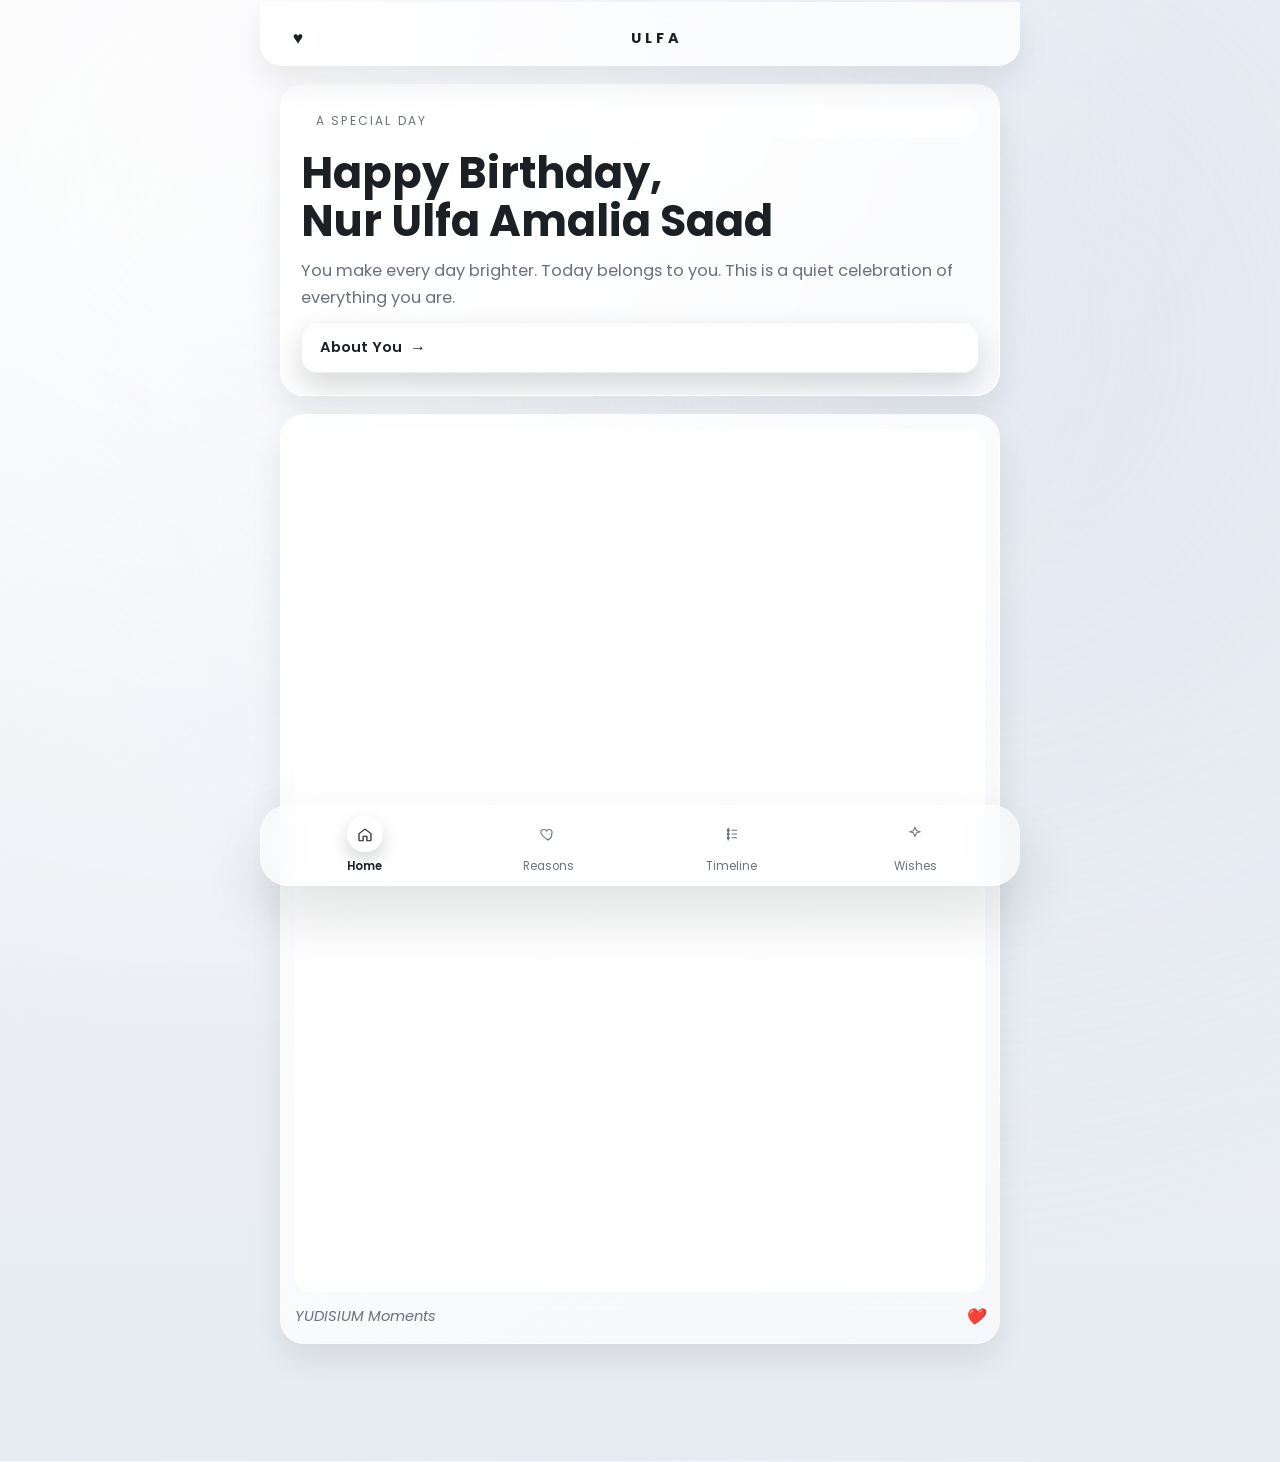
<file: index.html>
<!DOCTYPE html>
<html lang="en">
<head>
    <meta charset="UTF-8">
    <meta name="viewport" content="width=device-width, initial-scale=1.0">
    <title>ULFA</title>
    <link rel="preconnect" href="https://fonts.googleapis.com">
    <link rel="preconnect" href="https://fonts.gstatic.com" crossorigin>
    <link href="https://fonts.googleapis.com/css2?family=Poppins:wght@300;400;500;600;700&display=swap" rel="stylesheet">
    <link rel="stylesheet" href="assets/css/style.css">
</head>
<body class="light-theme">

    <header class="app-header">
        <button class="header-icon-btn js-heart" type="button" aria-label="Send love">♥</button>
        <div class="header-title">ULFA</div>
        <span class="header-spacer" aria-hidden="true"></span>
    </header>

    <canvas id="canvas-overlay"></canvas>

    <main class="page-main">
        <section class="hero-card card fade-up float-slow">
            <span class="tag-pill">A SPECIAL DAY</span>
            <h1 class="hero-title">Happy Birthday,<br>Nur Ulfa Amalia Saad</h1>
            <p class="body-md">You make every day brighter. Today belongs to you. This is a quiet celebration of everything you are.</p>
            <a class="btn-primary" href="reasons.html">About You <span class="btn-arrow">→</span></a>
        </section>

        <a class="memory-card card fade-up delay-1 float-slow" href="timeline.html" aria-label="View our timeline">
            <div class="memory-image">
                <video src="assets/video/video-image.MP4" autoplay muted loop playsinline preload="metadata"></video>
            </div>
            <div class="memory-meta">
                <span class="memory-caption">YUDISIUM Moments</span>
                <span class="memory-heart">❤️</span>
            </div>
        </a>

        <audio id="memory-audio" src="assets/music/cant-help-falling%20in%20love.mp3" preload="auto"></audio>
    </main>

    <nav class="bottom-nav">
        <a class="nav-item is-active" href="index.html">
            <span class="nav-icon" aria-hidden="true">
                <svg viewBox="0 0 24 24" role="img" focusable="false">
                    <path d="M4 11.5l8-6 8 6V20a1 1 0 0 1-1 1h-4.5v-6h-5v6H5a1 1 0 0 1-1-1v-8.5z" fill="none" stroke="currentColor" stroke-width="1.6" stroke-linejoin="round"/>
                </svg>
            </span>
            <span class="nav-label">Home</span>
        </a>
        <a class="nav-item" href="reasons.html">
            <span class="nav-icon" aria-hidden="true">
                <svg viewBox="0 0 24 24" role="img" focusable="false">
                    <path d="M12 20s-6.5-4.35-8.7-7.7C1.4 9.2 3.1 6 6.3 6c2 0 3.4 1.1 3.7 2.5C10.3 7.1 11.7 6 13.7 6c3.2 0 4.9 3.2 3 6.3C18.5 15.65 12 20 12 20z" fill="none" stroke="currentColor" stroke-width="1.5"/>
                </svg>
            </span>
            <span class="nav-label">Reasons</span>
        </a>
        <a class="nav-item" href="timeline.html">
            <span class="nav-icon" aria-hidden="true">
                <svg viewBox="0 0 24 24" role="img" focusable="false">
                    <path d="M7 4v16" fill="none" stroke="currentColor" stroke-width="1.6" stroke-linecap="round"/>
                    <circle cx="7" cy="7" r="2" fill="currentColor"/>
                    <circle cx="7" cy="12" r="2" fill="currentColor"/>
                    <circle cx="7" cy="17" r="2" fill="currentColor"/>
                    <path d="M12 7h6M12 12h6M12 17h6" fill="none" stroke="currentColor" stroke-width="1.4" stroke-linecap="round"/>
                </svg>
            </span>
            <span class="nav-label">Timeline</span>
        </a>
        <a class="nav-item" href="speech.html">
            <span class="nav-icon" aria-hidden="true">
                <svg viewBox="0 0 24 24" role="img" focusable="false">
                    <path d="M12 3l2.2 4.6L19 9l-4.8 1.4L12 15l-2.2-4.6L5 9l4.8-1.4L12 3z" fill="none" stroke="currentColor" stroke-width="1.4" stroke-linejoin="round"/>
                </svg>
            </span>
            <span class="nav-label">Wishes</span>
        </a>
    </nav>

    <script src="assets/js/script.js"></script>
</body>
</html>
</file>
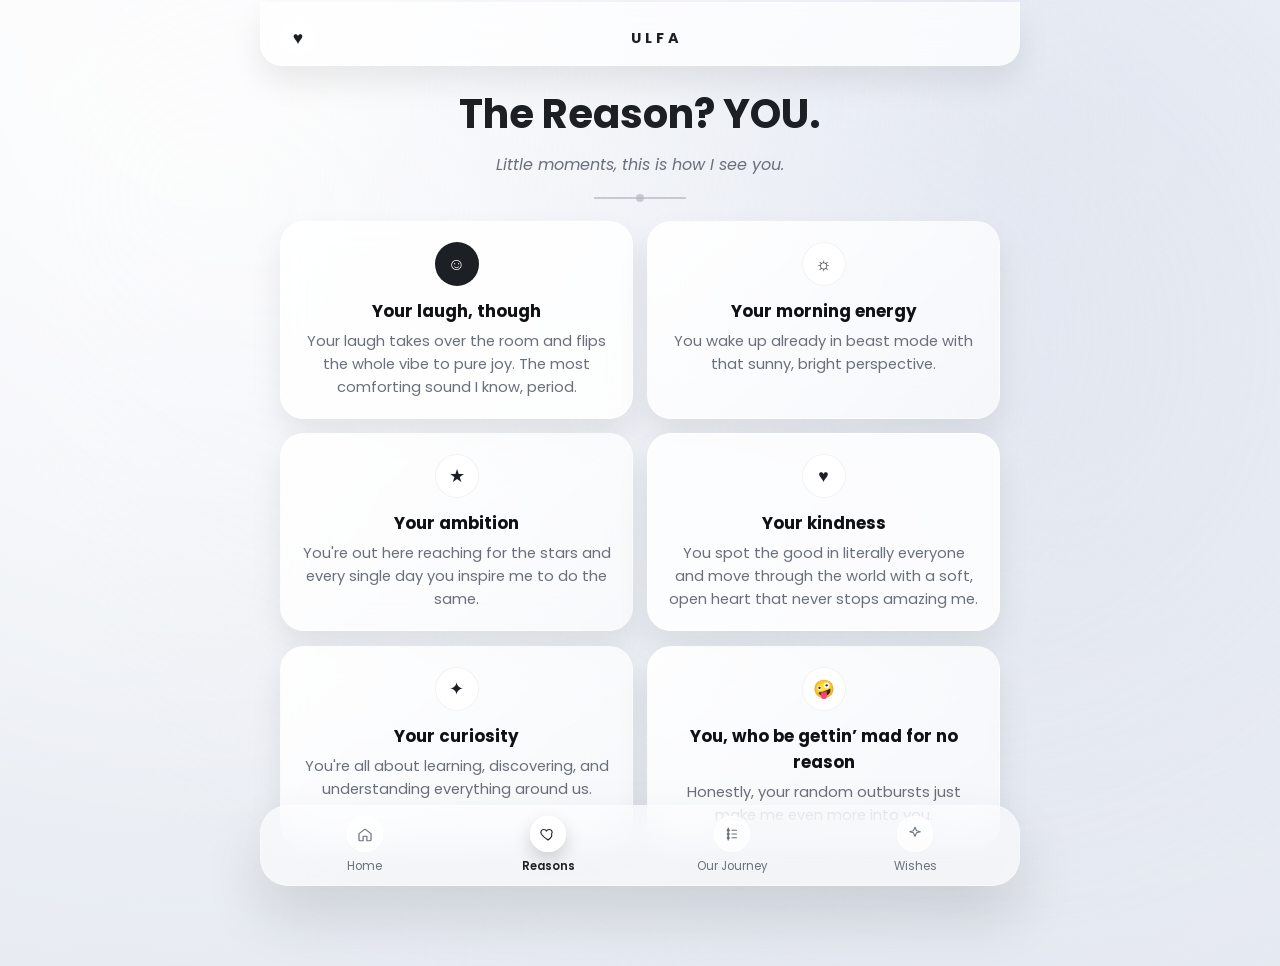
<file: reasons.html>
<!DOCTYPE html>
<html lang="en">
<head>
    <meta charset="UTF-8">
    <meta name="viewport" content="width=device-width, initial-scale=1.0">
    <title>ULFA Birthday Site</title>
    <link rel="preconnect" href="https://fonts.googleapis.com">
    <link rel="preconnect" href="https://fonts.gstatic.com" crossorigin>
    <link href="https://fonts.googleapis.com/css2?family=Poppins:wght@300;400;500;600;700&display=swap" rel="stylesheet">
    <link rel="stylesheet" href="assets/css/style.css">
</head>
<body class="light-theme">
    <header class="app-header">
        <button class="header-icon-btn js-heart" type="button" aria-label="Send love">♥</button>
        <div class="header-title">ULFA</div>
        <span class="header-spacer" aria-hidden="true"></span>
    </header>

    <canvas id="canvas-overlay"></canvas>

 <main class="page-main">
    <div class="page-intro fade-up">
        <h1 class="page-title">The Reason? YOU.</h1>
        <p class="page-subtitle">Little moments, this is how I see you.</p>
        <div class="center-divider-dot"></div>
    </div>

    <div class="reasons-grid" id="reasons-display-grid">
        <article class="reason-card card reason-featured fade-up delay-1">
            <div class="card-icon-container bg-berry">☺</div>
            <h3 class="headline-sm">Your laugh, though</h3>
            <p class="body-sm">Your laugh takes over the room and flips the whole vibe to pure joy. The most comforting sound I know, period.</p>
        </article>

        <article class="reason-card card fade-up delay-1">
            <div class="card-icon-container">☼</div>
            <h3 class="headline-sm">Your morning energy</h3>
            <p class="body-sm">You wake up already in beast mode with that sunny, bright perspective.</p>
        </article>

        <article class="reason-card card fade-up delay-2">
            <div class="card-icon-container">★</div>
            <h3 class="headline-sm">Your ambition</h3>
            <p class="body-sm">You're out here reaching for the stars and every single day you inspire me to do the same.</p>
        </article>

        <article class="reason-card card reason-featured fade-up delay-2">
            <div class="card-icon-container bg-pink">♥</div>
            <h3 class="headline-sm">Your kindness</h3>
            <p class="body-sm">You spot the good in literally everyone and move through the world with a soft, open heart that never stops amazing me.</p>
        </article>

        <article class="reason-card card fade-up delay-3">
            <div class="card-icon-container">✦</div>
            <h3 class="headline-sm">Your curiosity</h3>
            <p class="body-sm">You're all about learning, discovering, and understanding everything around us.</p>
        </article>

        <article class="reason-card card fade-up delay-3">
            <div class="card-icon-container">🤪</div>
            <h3 class="headline-sm">You, who be gettin’ mad for no reason</h3>
            <p class="body-sm">Honestly, your random outbursts just make me even more into you.</p>
        </article>
    </div>
</main>

    <nav class="bottom-nav">
        <a class="nav-item" href="index.html">
            <span class="nav-icon" aria-hidden="true">
                <svg viewBox="0 0 24 24" role="img" focusable="false">
                    <path d="M4 11.5l8-6 8 6V20a1 1 0 0 1-1 1h-4.5v-6h-5v6H5a1 1 0 0 1-1-1v-8.5z" fill="none" stroke="currentColor" stroke-width="1.6" stroke-linejoin="round"/>
                </svg>
            </span>
            <span class="nav-label">Home</span>
        </a>
        <a class="nav-item is-active" href="reasons.html">
            <span class="nav-icon" aria-hidden="true">
                <svg viewBox="0 0 24 24" role="img" focusable="false">
                    <path d="M12 20s-6.5-4.35-8.7-7.7C1.4 9.2 3.1 6 6.3 6c2 0 3.4 1.1 3.7 2.5C10.3 7.1 11.7 6 13.7 6c3.2 0 4.9 3.2 3 6.3C18.5 15.65 12 20 12 20z" fill="none" stroke="currentColor" stroke-width="1.5"/>
                </svg>
            </span>
            <span class="nav-label">Reasons</span>
        </a>
        <a class="nav-item" href="timeline.html">
            <span class="nav-icon" aria-hidden="true">
                <svg viewBox="0 0 24 24" role="img" focusable="false">
                    <path d="M7 4v16" fill="none" stroke="currentColor" stroke-width="1.6" stroke-linecap="round"/>
                    <circle cx="7" cy="7" r="2" fill="currentColor"/>
                    <circle cx="7" cy="12" r="2" fill="currentColor"/>
                    <circle cx="7" cy="17" r="2" fill="currentColor"/>
                    <path d="M12 7h6M12 12h6M12 17h6" fill="none" stroke="currentColor" stroke-width="1.4" stroke-linecap="round"/>
                </svg>
            </span>
            <span class="nav-label">Our Journey</span>
        </a>
        <a class="nav-item" href="speech.html">
            <span class="nav-icon" aria-hidden="true">
                <svg viewBox="0 0 24 24" role="img" focusable="false">
                    <path d="M12 3l2.2 4.6L19 9l-4.8 1.4L12 15l-2.2-4.6L5 9l4.8-1.4L12 3z" fill="none" stroke="currentColor" stroke-width="1.4" stroke-linejoin="round"/>
                </svg>
            </span>
            <span class="nav-label">Wishes</span>
        </a>
    </nav>

    <script src="assets/js/script.js"></script>
</body>
</html>
</file>
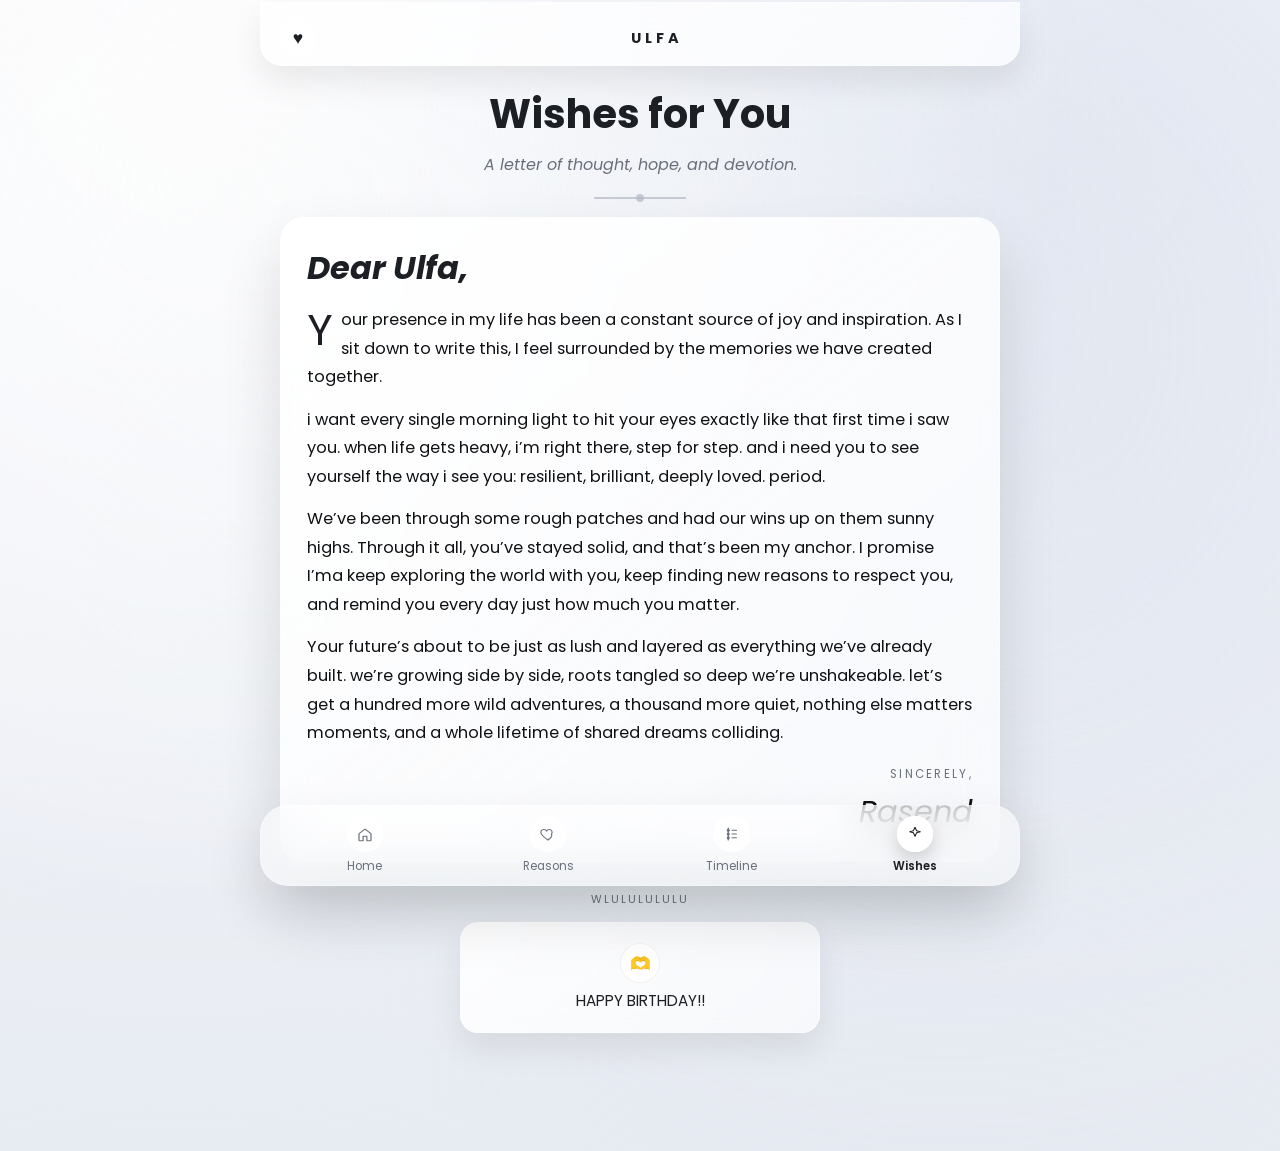
<file: speech.html>
<!DOCTYPE html>
<html lang="en">
<head>
    <meta charset="UTF-8">
    <meta name="viewport" content="width=device-width, initial-scale=1.0">
    <title>ULFA Birthday Site</title>
    <link rel="preconnect" href="https://fonts.googleapis.com">
    <link rel="preconnect" href="https://fonts.gstatic.com" crossorigin>
    <link href="https://fonts.googleapis.com/css2?family=Poppins:wght@300;400;500;600;700&display=swap" rel="stylesheet">
    <link rel="stylesheet" href="assets/css/style.css">
</head>
<body class="light-theme">

    <header class="app-header">
        <button class="header-icon-btn js-heart" type="button" aria-label="Send love">♥</button>
        <div class="header-title">ULFA</div>
        <span class="header-spacer" aria-hidden="true"></span>
    </header>

    <canvas id="canvas-overlay"></canvas>

    <main class="page-main">
        <div class="page-intro fade-up">
            <h1 class="page-title">Wishes for You</h1>
            <p class="page-subtitle">A letter of thought, hope, and devotion.</p>
            <div class="center-divider-dot"></div>
        </div>

        <article class="letter-card card fade-up delay-1">
            <h2 class="cursive-salutation">Dear Ulfa,</h2>

            <div class="letter-body-paragraphs">
                <p class="body-lg"><span class="drop-cap">Y</span>our presence in my life has been a constant source of joy and inspiration. As I sit down to write this, I feel surrounded by the memories we have created together.</p>

                <p class="body-lg">i want every single morning light to hit your eyes exactly like that first time i saw you. when life gets heavy, i’m right there, step for step. and i need you to see yourself the way i see you: resilient, brilliant, deeply loved. period.</p>

                <p class="body-lg">We’ve been through some rough patches and had our wins up on them sunny highs. Through it all, you’ve stayed solid, and that’s been my anchor. I promise I’ma keep exploring the world with you, keep finding new reasons to respect you, and remind you every day just how much you matter.</p>

                <p class="body-lg">Your future’s about to be just as lush and layered as everything we’ve already built. we’re growing side by side, roots tangled so deep we’re unshakeable. let’s get a hundred more wild adventures, a thousand more quiet, nothing else matters moments, and a whole lifetime of shared dreams colliding.</p>
            </div>

            <div class="letter-signature-block">
                <span class="sig-label">Sincerely,</span>
                <span class="sig-initial">Rasend</span>
            </div>
        </article>

        <section class="hugs-whispers-zone">
            <p class="whispers-note">WLULULULULU</p>

            <div class="interactive-hugs-grid single-hug">
                <button class="hug-action-card" type="button" data-surprise="surprise">
                    <div class="hug-icon-wrapper">🫶</div>
                    <span class="hug-title">HAPPY BIRTHDAY!!</span>
                </button>
            </div>
        </section>
    </main>

    <nav class="bottom-nav">
        <a class="nav-item" href="index.html">
            <span class="nav-icon" aria-hidden="true">
                <svg viewBox="0 0 24 24" role="img" focusable="false">
                    <path d="M4 11.5l8-6 8 6V20a1 1 0 0 1-1 1h-4.5v-6h-5v6H5a1 1 0 0 1-1-1v-8.5z" fill="none" stroke="currentColor" stroke-width="1.6" stroke-linejoin="round"/>
                </svg>
            </span>
            <span class="nav-label">Home</span>
        </a>
        <a class="nav-item" href="reasons.html">
            <span class="nav-icon" aria-hidden="true">
                <svg viewBox="0 0 24 24" role="img" focusable="false">
                    <path d="M12 20s-6.5-4.35-8.7-7.7C1.4 9.2 3.1 6 6.3 6c2 0 3.4 1.1 3.7 2.5C10.3 7.1 11.7 6 13.7 6c3.2 0 4.9 3.2 3 6.3C18.5 15.65 12 20 12 20z" fill="none" stroke="currentColor" stroke-width="1.5"/>
                </svg>
            </span>
            <span class="nav-label">Reasons</span>
        </a>
        <a class="nav-item" href="timeline.html">
            <span class="nav-icon" aria-hidden="true">
                <svg viewBox="0 0 24 24" role="img" focusable="false">
                    <path d="M7 4v16" fill="none" stroke="currentColor" stroke-width="1.6" stroke-linecap="round"/>
                    <circle cx="7" cy="7" r="2" fill="currentColor"/>
                    <circle cx="7" cy="12" r="2" fill="currentColor"/>
                    <circle cx="7" cy="17" r="2" fill="currentColor"/>
                    <path d="M12 7h6M12 12h6M12 17h6" fill="none" stroke="currentColor" stroke-width="1.4" stroke-linecap="round"/>
                </svg>
            </span>
            <span class="nav-label">Timeline</span>
        </a>
        <a class="nav-item is-active" href="speech.html">
            <span class="nav-icon" aria-hidden="true">
                <svg viewBox="0 0 24 24" role="img" focusable="false">
                    <path d="M12 3l2.2 4.6L19 9l-4.8 1.4L12 15l-2.2-4.6L5 9l4.8-1.4L12 3z" fill="none" stroke="currentColor" stroke-width="1.4" stroke-linejoin="round"/>
                </svg>
            </span>
            <span class="nav-label">Wishes</span>
        </a>
    </nav>

    <script src="assets/js/script.js"></script>
</body>
</html>
</file>
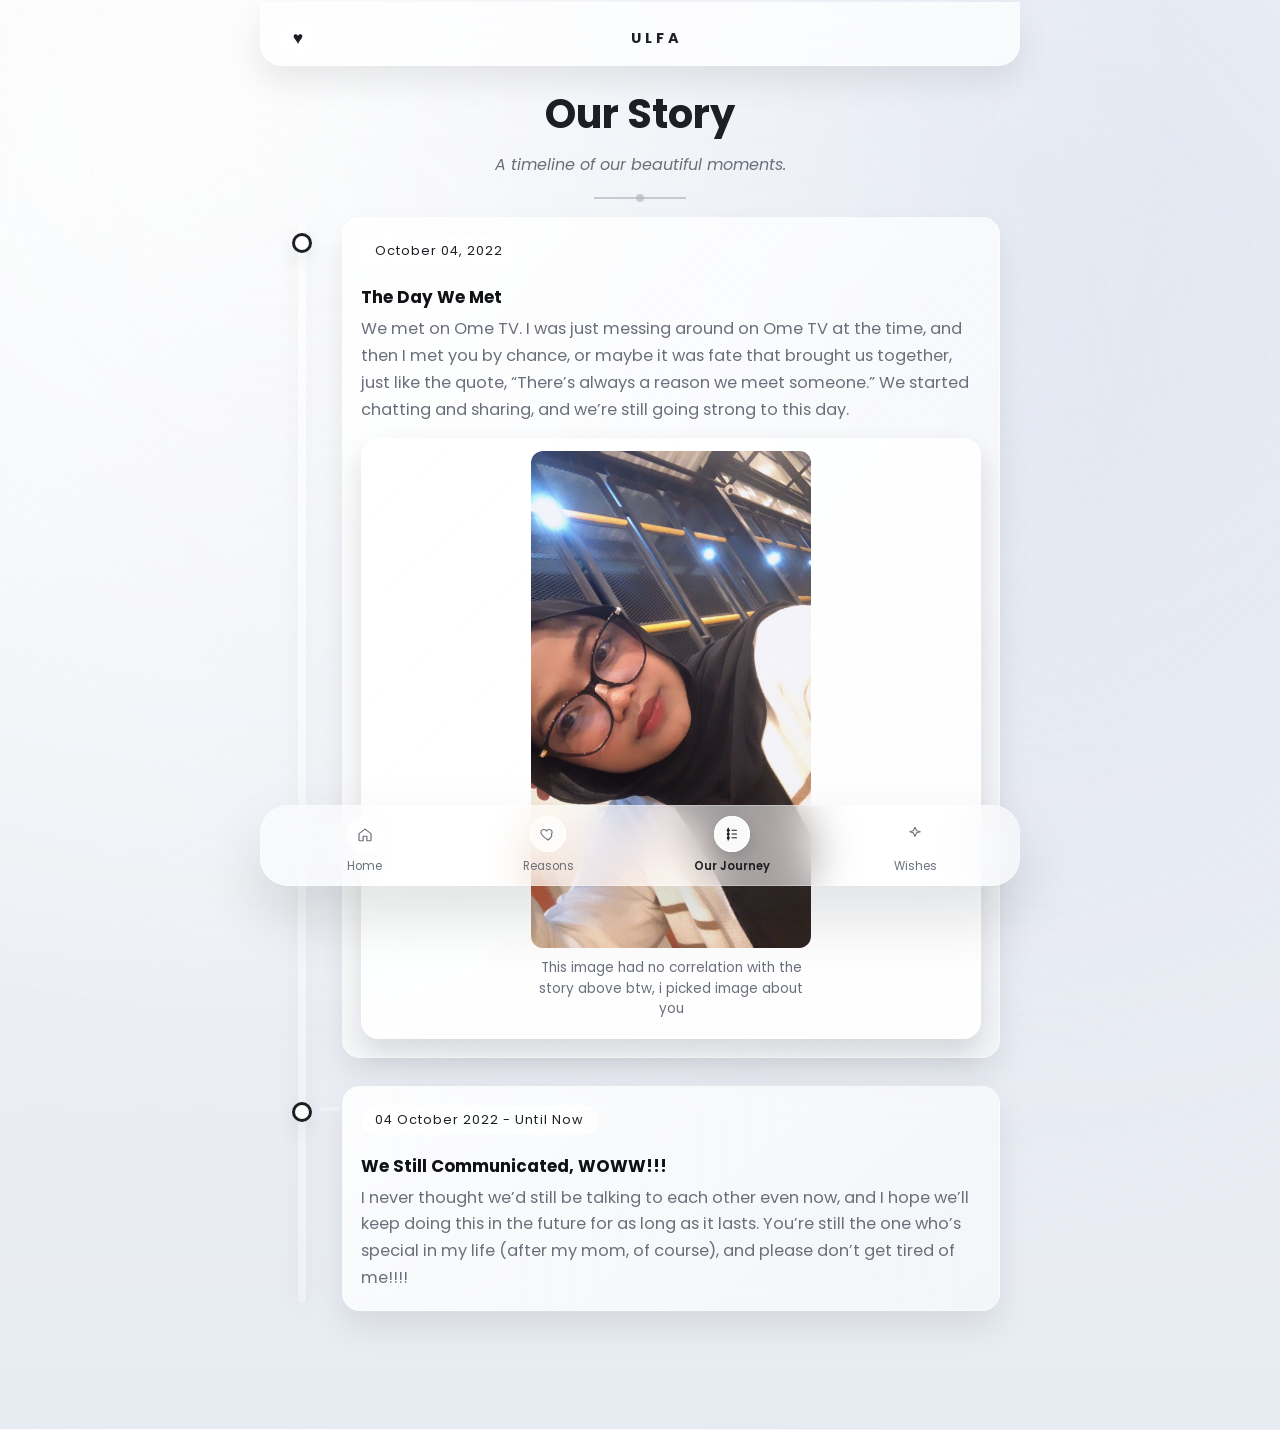
<file: timeline.html>
<!DOCTYPE html>
<html lang="en">
<head>
    <meta charset="UTF-8">
    <meta name="viewport" content="width=device-width, initial-scale=1.0">
    <title>ULFA Birthday Site</title>
    <link rel="preconnect" href="https://fonts.googleapis.com">
    <link rel="preconnect" href="https://fonts.gstatic.com" crossorigin>
    <link href="https://fonts.googleapis.com/css2?family=Poppins:wght@300;400;500;600;700&display=swap" rel="stylesheet">
    <link rel="stylesheet" href="assets/css/style.css">
</head>
<body class="light-theme">
    <header class="app-header">
        <button class="header-icon-btn js-heart" type="button" aria-label="Send love">♥</button>
        <div class="header-title">ULFA</div>
        <span class="header-spacer" aria-hidden="true"></span>
    </header>

    <canvas id="canvas-overlay"></canvas>

    <main class="page-main">
        <div class="page-intro fade-up">
            <h1 class="page-title">Our Story</h1>
            <p class="page-subtitle">A timeline of our beautiful moments.</p>
            <div class="center-divider-dot"></div>
        </div>

        <div class="timeline-wrapper">
            <div class="timeline-line"></div>

            <div class="timeline-item animate-on-scroll">
                <div class="timeline-dot"></div>
                <div class="timeline-card">
                    <span class="label-md date-badge">October 04, 2022</span>
                    <h2 class="headline-sm">The Day We Met</h2>
                    <p class="body-md">We met on Ome TV. I was just messing around on Ome TV at the time, and then I met you by chance, or maybe it was fate that brought us together, just like the quote, “There’s always a reason we meet someone.” We started chatting and sharing, and we’re still going strong to this day.</p>
                    <div class="polaroid-frame">
                        <figure class="polaroid-figure">
                            <img src="assets/img/ulfaa.JPG" alt="Our first meeting on Ome TV">
                            <figcaption class="polaroid-caption">This image had no correlation with the story above btw, i picked image about you</figcaption>
                        </figure>
                    </div>
                </div>
            </div>

            <div class="timeline-item animate-on-scroll">
                <div class="timeline-dot"></div>
                <div class="timeline-card">
                    <span class="label-md date-badge">04 October 2022 - Until Now</span>
                    <h2 class="headline-sm">We Still Communicated, WOWW!!!</h2>
                    <p class="body-md">I never thought we’d still be talking to each other even now, and I hope we’ll keep doing this in the future for as long as it lasts. You’re still the one who’s special in my life (after my mom, of course), and please don’t get tired of me!!!!</p>
                </div>
            </div>
        </div>
    </main>

    <nav class="bottom-nav">
        <a class="nav-item" href="index.html">
            <span class="nav-icon" aria-hidden="true">
                <svg viewBox="0 0 24 24" role="img" focusable="false">
                    <path d="M4 11.5l8-6 8 6V20a1 1 0 0 1-1 1h-4.5v-6h-5v6H5a1 1 0 0 1-1-1v-8.5z" fill="none" stroke="currentColor" stroke-width="1.6" stroke-linejoin="round"/>
                </svg>
            </span>
            <span class="nav-label">Home</span>
        </a>
        <a class="nav-item" href="reasons.html">
            <span class="nav-icon" aria-hidden="true">
                <svg viewBox="0 0 24 24" role="img" focusable="false">
                    <path d="M12 20s-6.5-4.35-8.7-7.7C1.4 9.2 3.1 6 6.3 6c2 0 3.4 1.1 3.7 2.5C10.3 7.1 11.7 6 13.7 6c3.2 0 4.9 3.2 3 6.3C18.5 15.65 12 20 12 20z" fill="none" stroke="currentColor" stroke-width="1.5"/>
                </svg>
            </span>
            <span class="nav-label">Reasons</span>
        </a>
        <a class="nav-item is-active" href="timeline.html">
            <span class="nav-icon" aria-hidden="true">
                <svg viewBox="0 0 24 24" role="img" focusable="false">
                    <path d="M7 4v16" fill="none" stroke="currentColor" stroke-width="1.6" stroke-linecap="round"/>
                    <circle cx="7" cy="7" r="2" fill="currentColor"/>
                    <circle cx="7" cy="12" r="2" fill="currentColor"/>
                    <circle cx="7" cy="17" r="2" fill="currentColor"/>
                    <path d="M12 7h6M12 12h6M12 17h6" fill="none" stroke="currentColor" stroke-width="1.4" stroke-linecap="round"/>
                </svg>
            </span>
            <span class="nav-label">Our Journey</span>
        </a>
        <a class="nav-item" href="speech.html">
            <span class="nav-icon" aria-hidden="true">
                <svg viewBox="0 0 24 24" role="img" focusable="false">
                    <path d="M12 3l2.2 4.6L19 9l-4.8 1.4L12 15l-2.2-4.6L5 9l4.8-1.4L12 3z" fill="none" stroke="currentColor" stroke-width="1.4" stroke-linejoin="round"/>
                </svg>
            </span>
            <span class="nav-label">Wishes</span>
        </a>
    </nav>

    <script src="assets/js/script.js"></script>
</body>
</html>
</file>
<file: assets/css/style.css>
:root {
    --font-main: "Poppins", sans-serif;
    --cream: #f4f6fa;
    --cream-deep: #e7ebf2;
    --berry: #1c1f24;
    --berry-dark: #0f1114;
    --berry-soft: #6a707b;
    --rose: #f7f8fb;
    --rose-strong: rgba(178, 184, 196, 0.7);
    --paper: rgba(255, 255, 255, 0.48);
    --glass: rgba(255, 255, 255, 0.36);
    --glass-strong: rgba(255, 255, 255, 0.56);
    --glass-border: rgba(255, 255, 255, 0.28);
    --shadow-card: 0 30px 60px rgba(12, 14, 18, 0.12);
    --shadow-soft: 0 16px 32px rgba(12, 14, 18, 0.08);
    --radius-lg: 24px;
    --radius-md: 18px;
    --radius-sm: 12px;
    --max-width: 460px;
    --bounce-y: 0px;
}

* {
    box-sizing: border-box;
}

html {
    scroll-behavior: smooth;
}

body {
    margin: 0;
    min-height: 100vh;
    font-family: var(--font-main);
    color: var(--berry-dark);
    overflow-x: hidden;
    position: relative;
    background:
        radial-gradient(circle at 18% 6%, rgba(255, 255, 255, 0.85) 0%, rgba(255, 255, 255, 0) 56%),
        radial-gradient(circle at 82% 12%, rgba(222, 228, 240, 0.6) 0%, rgba(222, 228, 240, 0) 60%),
        linear-gradient(180deg, var(--cream) 0%, var(--cream-deep) 100%);
    background-attachment: fixed;
}

body::before {
    content: "";
    position: fixed;
    inset: -30% -10% -40% -10%;
    background:
        radial-gradient(circle at 20% 30%, rgba(255, 255, 255, 0.6), rgba(255, 255, 255, 0) 60%),
        radial-gradient(circle at 70% 40%, rgba(216, 222, 235, 0.6), rgba(216, 222, 235, 0) 65%);
    opacity: 0.5;
    animation: ambient-drift 18s ease-in-out infinite;
    pointer-events: none;
    z-index: 0;
}

body.light-theme {
    background:
    radial-gradient(circle at 18% 6%, rgba(255, 255, 255, 0.85) 0%, rgba(255, 255, 255, 0) 56%),
    radial-gradient(circle at 82% 12%, rgba(222, 228, 240, 0.6) 0%, rgba(222, 228, 240, 0) 60%),
        linear-gradient(180deg, var(--cream) 0%, var(--cream-deep) 100%);
}

a {
    color: inherit;
    text-decoration: none;
}

button {
    font-family: var(--font-main);
    border: none;
    background: none;
    cursor: pointer;
}

button:focus-visible,
a:focus-visible {
    outline: 2px solid rgba(120, 125, 136, 0.6);
    outline-offset: 3px;
}

img {
    max-width: 100%;
    display: block;
}

canvas#canvas-overlay {
    position: fixed;
    inset: 0;
    width: 100%;
    height: 100%;
    pointer-events: none;
    z-index: 3;
}

.app-header {
    position: sticky;
    top: 0;
    z-index: 12;
    width: min(100%, var(--max-width));
    margin: 0 auto;
    padding: 18px 20px 10px;
    display: flex;
    align-items: center;
    justify-content: space-between;
    background: rgba(255, 255, 255, 0.75);
    border: 1px solid var(--glass-border);
    box-shadow: var(--shadow-soft);
    backdrop-filter: blur(18px) saturate(1.3);
    -webkit-backdrop-filter: blur(18px) saturate(1.3);
    border-radius: 0 0 22px 22px;
}

.header-title {
    font-family: var(--font-main);
    font-weight: 700;
    letter-spacing: 0.28em;
    font-size: 0.9rem;
    color: var(--berry);
}

.header-icon-btn {
    width: 34px;
    height: 34px;
    border-radius: 50%;
    display: grid;
    place-items: center;
    color: var(--berry);
    font-size: 1.1rem;
    background: rgba(255, 255, 255, 0.7);
    box-shadow: inset 0 0 0 1px rgba(255, 255, 255, 0.8);
    transition: transform 0.2s ease, box-shadow 0.2s ease;
}

.header-icon-btn:hover {
    transform: translateY(-1px);
    box-shadow: inset 0 0 0 1px rgba(255, 255, 255, 0.95), 0 6px 14px rgba(17, 18, 24, 0.12);
}

.header-icon-btn:active {
    transform: translateY(0) scale(0.96);
}

.header-icon-btn.is-pulsing {
    animation: soft-pulse 0.6s ease;
}

.page-main {
    width: min(100%, var(--max-width));
    margin: 0 auto;
    padding: 18px 20px 120px;
    display: grid;
    gap: 18px;
    position: relative;
    z-index: 1;
}

.app-header,
.page-main {
    transform: translateY(var(--bounce-y));
    transition: transform 0.18s ease-out;
    will-change: transform;
}

.page-intro {
    text-align: center;
    display: grid;
    gap: 8px;
}

.page-title {
    font-family: var(--font-main);
    font-size: clamp(1.9rem, 5vw, 2.5rem);
    margin: 0;
    color: var(--berry);
}

.page-subtitle {
    margin: 0;
    font-size: 1rem;
    color: var(--berry-soft);
    font-style: italic;
}

.text-center {
    text-align: center;
}

.headline-sm {
    font-family: var(--font-main);
    font-size: 1.05rem;
    margin: 10px 0 6px;
}

.label-md {
    font-family: var(--font-main);
    font-size: 0.8rem;
    letter-spacing: 0.08em;
}

.body-md {
    font-size: 1.02rem;
    line-height: 1.65;
    color: var(--berry-soft);
    margin: 0;
}

.body-sm {
    font-size: 0.92rem;
    line-height: 1.55;
    color: var(--berry-soft);
    margin: 0;
}

.body-lg {
    font-size: 1.02rem;
    line-height: 1.75;
    color: var(--berry-dark);
    margin: 0;
}

.center-divider-dot {
    width: 92px;
    height: 2px;
    background: var(--rose-strong);
    margin: 12px auto 0;
    position: relative;
}

.center-divider-dot::after {
    content: "";
    position: absolute;
    left: 50%;
    top: 50%;
    width: 8px;
    height: 8px;
    border-radius: 50%;
    background: var(--rose-strong);
    transform: translate(-50%, -50%);
}

.card {
    background: linear-gradient(140deg, rgba(255, 255, 255, 0.92), rgba(255, 255, 255, 0.62));
    border-radius: var(--radius-lg);
    padding: 20px;
    box-shadow: var(--shadow-soft);
    border: 1px solid var(--glass-border);
    backdrop-filter: blur(20px) saturate(1.2);
    -webkit-backdrop-filter: blur(20px) saturate(1.2);
    position: relative;
    overflow: hidden;
    transition: box-shadow 0.25s ease;
}

.hero-card {
    background: linear-gradient(145deg, rgba(255, 255, 255, 0.98), rgba(255, 255, 255, 0.75));
    display: grid;
    gap: 12px;
}

.tag-pill {
    display: inline-flex;
    align-items: center;
    padding: 6px 14px;
    border-radius: 999px;
    background: rgba(255, 255, 255, 0.7);
    color: var(--berry-soft);
    font-family: var(--font-main);
    font-size: 0.75rem;
    letter-spacing: 0.18em;
    text-transform: uppercase;
    border: 1px solid rgba(255, 255, 255, 0.8);
}

.hero-title {
    font-family: var(--font-main);
    font-size: clamp(2.05rem, 5vw, 2.7rem);
    margin: 0;
    color: var(--berry);
    line-height: 1.12;
}

.btn-primary {
    display: inline-flex;
    align-items: center;
    gap: 8px;
    align-self: flex-start;
    padding: 12px 18px;
    border-radius: 16px;
    background: rgba(255, 255, 255, 0.8);
    color: var(--berry);
    border: 1px solid rgba(0, 0, 0, 0.06);
    font-size: 0.92rem;
    font-family: var(--font-main);
    font-weight: 600;
    box-shadow: var(--shadow-soft);
    transition: transform 0.2s ease, box-shadow 0.2s ease;
    backdrop-filter: blur(12px) saturate(1.2);
    -webkit-backdrop-filter: blur(12px) saturate(1.2);
    position: relative;
    overflow: hidden;
}

.btn-primary::after {
    content: "";
    position: absolute;
    inset: -40% 0;
    background: linear-gradient(120deg, rgba(255, 255, 255, 0) 20%, rgba(255, 255, 255, 0.8) 45%, rgba(255, 255, 255, 0) 70%);
    transform: translateX(-60%);
    opacity: 0;
    transition: transform 0.6s ease, opacity 0.6s ease;
    pointer-events: none;
}

.btn-primary {
    transform: translateY(-2px);
    box-shadow: 0 14px 30px rgba(15, 16, 22, 0.16);
}

.btn-primary:active {
    transform: translateY(0) scale(0.98);
}

.btn-primary:hover::after {
    transform: translateX(60%);
    font-family: var(--font-main);
}

.btn-arrow {
    font-size: 1rem;
}

.memory-card {
    padding: 14px;
    display: grid;
    gap: 12px;
    cursor: pointer;
    transition: transform 0.25s ease, box-shadow 0.25s ease;
}

.memory-image {
    border-radius: 16px;
    overflow: hidden;
    border: 1px solid rgba(255, 255, 255, 0.7);
    background: rgba(255, 255, 255, 0.9);
    aspect-ratio: 4 / 5;
}

.memory-image video {
    width: 100%;
    height: 100%;
    display: block;
    object-fit: cover;
}

.memory-meta {
    display: flex;
    align-items: center;
    justify-content: space-between;
    font-style: italic;
    color: var(--berry-soft);
    font-size: 0.92rem;
}

.memory-heart {
    font-size: 1rem;
    color: #8f939b;
}

.bottom-nav {
    position: fixed;
    bottom: 16px;
    left: 50%;
    transform: translateX(-50%) translateY(var(--bounce-y));
    width: min(calc(100% - 32px), var(--max-width));
    background: var(--glass-strong);
    border-radius: 28px;
    padding: 10px 16px;
    display: grid;
    grid-template-columns: repeat(4, 1fr);
    gap: 8px;
    box-shadow: var(--shadow-card);
    border: 1px solid var(--glass-border);
    backdrop-filter: blur(22px) saturate(1.4);
    -webkit-backdrop-filter: blur(22px) saturate(1.4);
    z-index: 12;
    transition: transform 0.18s ease-out;
    will-change: transform;
}

.nav-item {
    display: grid;
    justify-items: center;
    gap: 6px;
    color: var(--berry-soft);
    font-family: var(--font-main);
    font-size: 0.72rem;
    transition: color 0.2s ease, transform 0.2s ease;
}

.nav-item:active {
    transform: scale(0.97);
}

.nav-icon {
    width: 36px;
    height: 36px;
    border-radius: 50%;
    background: rgba(255, 255, 255, 0.75);
    display: grid;
    place-items: center;
    color: var(--berry-soft);
    box-shadow: inset 0 0 0 1px rgba(255, 255, 255, 0.8);
    transition: transform 0.2s ease, box-shadow 0.2s ease;
}

.nav-icon svg {
    width: 18px;
    height: 18px;
}

.nav-item.is-active {
    color: var(--berry);
    font-weight: 600;
}

.nav-item.is-active .nav-icon {
    background: rgba(255, 255, 255, 0.95);
    color: var(--berry);
    box-shadow: inset 0 0 0 1px rgba(255, 255, 255, 0.95), 0 8px 18px rgba(18, 20, 26, 0.18);
    animation: nav-pulse 2.8s ease-in-out infinite;
}

.reasons-grid {
    display: grid;
    gap: 14px;
    margin-top: 4px;
}

.reason-card {
    text-align: center;
}

.reason-featured {
    background: rgba(255, 255, 255, 0.86);
    border-color: rgba(255, 255, 255, 0.8);
}

.card-icon-container {
    width: 44px;
    height: 44px;
    border-radius: 50%;
    background: rgba(255, 255, 255, 0.85);
    display: flex;
    align-items: center;
    justify-content: center;
    margin: 0 auto 12px;
    color: var(--berry);
    font-size: 1.1rem;
    border: 1px solid rgba(0, 0, 0, 0.05);
}

.bg-berry {
    background: #1c1f24;
    color: #f7f8fb;
}

.tag-pill {
    display: inline-flex;
    align-items: center;
    padding: 6px 14px;
    border-radius: 999px;
    background: rgba(255, 255, 255, 0.52);
    color: var(--berry-soft);
    font-family: var(--font-main);
    font-size: 0.75rem;
    letter-spacing: 0.18em;
    text-transform: uppercase;
    border: 1px solid rgba(255, 255, 255, 0.6);
}

.timeline-wrapper {
    position: relative;
    display: grid;
    gap: 28px;
}

.timeline-line {
    position: absolute;
    left: 18px;
    top: 8px;
    bottom: 8px;
    width: 8px;
    background: linear-gradient(180deg, rgba(255,255,255,0.6), rgba(255,255,255,0.28));
    border-radius: 999px;
    box-shadow: 0 6px 22px rgba(0,0,0,0.06), inset 0 0 12px rgba(255,255,255,0.06);
    backdrop-filter: blur(6px);
    z-index: 0;
}

.timeline-item {
    position: relative;
    display: grid;
    grid-template-columns: 44px 1fr;
    gap: 18px;
    align-items: start;
    z-index: 1;
}

.timeline-dot {
    position: relative;
    margin-left: 12px;
    margin-top: 16px;
    width: 20px;
    height: 20px;
    border-radius: 50%;
    background: radial-gradient(circle at 40% 30%, rgba(255,255,255,0.95), rgba(255,255,255,0.6));
    border: 3px solid var(--berry);
    box-shadow: 0 8px 22px rgba(0,0,0,0.08), inset 0 -3px 8px rgba(255,255,255,0.06);
}

.timeline-card {
    background: linear-gradient(140deg, rgba(255, 255, 255, 0.86), rgba(255, 255, 255, 0.48));
    border-radius: var(--radius-md);
    padding: 18px;
    box-shadow: var(--shadow-soft);
    border: 1px solid var(--glass-border);
    backdrop-filter: blur(14px) saturate(1.1);
    -webkit-backdrop-filter: blur(14px) saturate(1.1);
    position: relative;
}

.timeline-card::before {
    content: '';
    position: absolute;
    top: 20px;
    width: 20px;
    height: 4px;
    background: rgba(255,255,255,0.28);
    left: -24px;
    border-radius: 10px;
}

.date-badge {
    display: inline-flex;
    padding: 6px 14px;
    border-radius: 999px;
    background: rgba(255, 255, 255, 0.8);
    color: var(--berry);
    margin-bottom: 8px;
}

.polaroid-frame {
    background: rgba(255, 255, 255, 0.85);
    padding: 12px 12px 18px;
    border-radius: 18px;
    margin-top: 14px;
    box-shadow: 0 14px 28px rgba(18, 20, 26, 0.14);
    border: 1px solid rgba(255, 255, 255, 0.7);
}

.polaroid-figure {
    margin: 0 auto;
    display: grid;
    gap: 10px;
    justify-items: center;
    text-align: center;
    width: min(100%, 280px);
}

.polaroid-frame img {
    width: 100%;
    border-radius: 12px;
}

.polaroid-caption {
    margin: 0;
    font-size: 0.85rem;
    line-height: 1.5;
    color: var(--berry-soft);
}

.letter-card {
    background: linear-gradient(145deg, rgba(255, 255, 255, 0.9), rgba(255, 255, 255, 0.7));
    border-radius: var(--radius-lg);
    padding: 26px;
    box-shadow: var(--shadow-card);
    border: 1px solid var(--glass-border);
    backdrop-filter: blur(20px) saturate(1.2);
    -webkit-backdrop-filter: blur(20px) saturate(1.2);
}

.cursive-salutation {
    font-size: 2rem;
    font-style: italic;
    margin: 0 0 14px;
    color: var(--berry);
}

.drop-cap {
    float: left;
    font-family: var(--font-main);
    font-size: 2.7rem;
    line-height: 0.85;
    margin: 6px 8px 0 0;
    color: var(--berry);
}

.letter-body-paragraphs .body-lg {
    margin-bottom: 14px;
}

.letter-signature-block {
    display: flex;
    flex-direction: column;
    align-items: flex-end;
    gap: 6px;
    margin-top: 18px;
    font-family: var(--font-main);
}

.sig-label {
    font-size: 0.72rem;
    text-transform: uppercase;
    letter-spacing: 0.2em;
    color: var(--berry-soft);
}

.sig-initial {
    font-size: 1.9rem;
    font-style: italic;
}

.hugs-whispers-zone {
    margin-top: 12px;
    display: grid;
    gap: 14px;
}

.whispers-note {
    margin: 0;
    text-align: center;
    font-family: var(--font-main);
    letter-spacing: 0.18em;
    font-size: 0.68rem;
    color: var(--berry-soft);
}

.interactive-hugs-grid {
    display: grid;
    grid-template-columns: repeat(2, minmax(0, 1fr));
    gap: 12px;
}

.interactive-hugs-grid.single-hug {
    grid-template-columns: 1fr;
    place-items: center;
}

.interactive-hugs-grid.single-hug .hug-action-card {
    width: min(100%, 360px);
    text-align: center;
    justify-items: center;
    padding: 20px 18px;
}

.hug-action-card {
    background: linear-gradient(140deg, rgba(255, 255, 255, 0.9), rgba(255, 255, 255, 0.65));
    border-radius: var(--radius-md);
    padding: 14px;
    display: grid;
    gap: 6px;
    text-align: left;
    color: var(--berry);
    border: 1px solid var(--glass-border);
    box-shadow: var(--shadow-soft);
    backdrop-filter: blur(18px) saturate(1.2);
    -webkit-backdrop-filter: blur(18px) saturate(1.2);
    transition: transform 0.2s ease, box-shadow 0.2s ease;
    position: relative;
    overflow: visible;
}

.hug-icon-wrapper {
    width: 40px;
    height: 40px;
    border-radius: 50%;
    background: rgba(255, 255, 255, 0.85);
    color: var(--berry);
    display: flex;
    align-items: center;
    justify-content: center;
    font-size: 1.05rem;
    border: 1px solid rgba(0, 0, 0, 0.05);
}

.hug-title {
    font-family: var(--font-main);
    font-size: 0.95rem;
}

.hug-desc {
    font-size: 0.85rem;
    color: var(--berry-soft);
}

.quick-panel {
    position: fixed;
    inset: 0;
    background: rgba(15, 16, 20, 0.18);
    display: flex;
    justify-content: center;
    align-items: flex-start;
    padding: 96px 20px 20px;
    opacity: 0;
    pointer-events: none;
    transition: opacity 0.3s ease;
    z-index: 20;
}

.quick-panel.is-open {
    opacity: 1;
    pointer-events: auto;
}

.quick-panel-card {
    width: min(100%, 360px);
    background: linear-gradient(150deg, rgba(255, 255, 255, 0.96), rgba(255, 255, 255, 0.72));
    border-radius: 20px;
    padding: 16px;
    border: 1px solid var(--glass-border);
    box-shadow: var(--shadow-card);
    backdrop-filter: blur(20px) saturate(1.2);
    -webkit-backdrop-filter: blur(20px) saturate(1.2);
    display: grid;
    gap: 12px;
    transform: translateY(12px) scale(0.98);
    opacity: 0;
    transition: transform 0.35s ease, opacity 0.35s ease;
}

.quick-panel.is-open .quick-panel-card {
    transform: translateY(0) scale(1);
    opacity: 1;
}

.quick-panel-header {
    display: flex;
    align-items: center;
    justify-content: space-between;
}

.quick-panel-title {
    font-family: var(--font-main);
    font-size: 0.9rem;
    letter-spacing: 0.12em;
    text-transform: uppercase;
    color: var(--berry-soft);
}

.quick-panel-close {
    border-radius: 999px;
    padding: 6px 12px;
    font-size: 0.75rem;
    background: rgba(255, 255, 255, 0.85);
    color: var(--berry);
    border: 1px solid rgba(0, 0, 0, 0.06);
}

.quick-panel-links {
    display: grid;
    gap: 10px;
}

.quick-panel-link {
    display: flex;
    justify-content: space-between;
    align-items: center;
    padding: 10px 12px;
    border-radius: 14px;
    background: rgba(255, 255, 255, 0.75);
    color: var(--berry);
    border: 1px solid rgba(255, 255, 255, 0.7);
    font-family: var(--font-main);
    font-size: 0.9rem;
    transition: transform 0.2s ease, box-shadow 0.2s ease;
}

.quick-panel-link span {
    color: var(--berry-soft);
}

.float-slow {
    animation: float-slow 8s ease-in-out infinite;
    will-change: transform;
}

.fade-up.float-slow {
    animation-play-state: paused;
}

.fade-up.is-visible.float-slow {
    animation-play-state: running;
}

.floating-balloon {
    position: fixed;
    bottom: -60px;
    width: 38px;
    height: 50px;
    border-radius: 50% 50% 45% 45%;
    background: var(--balloon, #f7f8fb);
    border: 1px solid rgba(0, 0, 0, 0.06);
    box-shadow: var(--shadow-soft);
    animation: balloon-rise 6s ease-in forwards;
    z-index: 4;
}

.floating-balloon::after {
    content: "";
    position: absolute;
    left: 50%;
    top: 100%;
    width: 2px;
    height: 18px;
    background: rgba(255, 255, 255, 0.5);
}

.animate-on-scroll {
    opacity: 0;
    transform: translateY(22px);
    transition: opacity 0.6s ease, transform 0.6s ease;
}

.animate-on-scroll.visible {
    opacity: 1;
    transform: translateY(0);
}

.fade-up {
    opacity: 0;
    transform: translateY(18px);
    transition: opacity 0.7s ease, transform 0.7s ease;
    transition-delay: var(--delay, 0s);
    will-change: opacity, transform;
}

.fade-up.is-visible {
    opacity: 1;
    transform: translateY(0);
}

.delay-1 {
    --delay: 0.12s;
}

.delay-2 {
    --delay: 0.22s;
}

.delay-3 {
    --delay: 0.32s;
}


@keyframes balloon-rise {
    0% {
        transform: translateY(0) scale(0.9);
        opacity: 0.9;
    }
    100% {
        transform: translateY(-120vh) scale(1.05);
        opacity: 0;
    }
}

@keyframes float-slow {
    0%,
    100% {
        transform: translateY(0);
    }
    50% {
        transform: translateY(-6px);
    }
}

@keyframes soft-pulse {
    0% {
        transform: scale(1);
        box-shadow: inset 0 0 0 1px rgba(255, 255, 255, 0.8);
    }
    50% {
        transform: scale(1.08);
        box-shadow: 0 10px 26px rgba(18, 20, 26, 0.18);
    }
    100% {
        transform: scale(1);
        box-shadow: inset 0 0 0 1px rgba(255, 255, 255, 0.8);
    }
}

@keyframes nav-pulse {
    0%,
    100% {
        transform: scale(1);
    }
    50% {
        transform: scale(1.04);
    }
}

@keyframes ambient-drift {
    0%,
    100% {
        transform: translate3d(0, 0, 0);
    }
    50% {
        transform: translate3d(6%, -2%, 0);
    }
}

/* Per-card animations (subtle, elegant) */
@keyframes warmth-glow {
    0% { transform: scale(1); box-shadow: 0 6px 18px rgba(255,120,100,0.06); }
    50% { transform: scale(1.03); box-shadow: 0 22px 44px rgba(255,120,100,0.12); }
    100% { transform: scale(1); box-shadow: 0 6px 18px rgba(255,120,100,0.06); }
}

@keyframes magic-shimmer {
    0% { transform: scale(1); filter: drop-shadow(0 0 0 rgba(255,255,255,0)); }
    50% { transform: scale(1.02) rotate(-1deg); filter: drop-shadow(0 8px 18px rgba(160,180,255,0.12)); }
    100% { transform: scale(1); filter: drop-shadow(0 0 0 rgba(255,255,255,0)); }
}

@keyframes bloom-pop {
    0% { transform: scale(1); }
    30% { transform: scale(1.05); }
    100% { transform: scale(1); }
}

@keyframes love-beat {
    0% { transform: scale(1); }
    30% { transform: scale(1.06); }
    60% { transform: scale(0.98); }
    100% { transform: scale(1); }
}

@keyframes surprise-pop {
    0% { transform: scale(1); }
    40% { transform: scale(1.06); }
    70% { transform: scale(0.98); }
    100% { transform: scale(1); }
}

.hug-action-card.anim-warmth {
    animation: warmth-glow 700ms ease forwards;
}

.hug-action-card.anim-magic {
    animation: magic-shimmer 720ms ease forwards;
}

.hug-action-card.anim-bloom {
    animation: bloom-pop 640ms ease forwards;
}

.hug-action-card.anim-love {
    animation: love-beat 740ms ease forwards;
}

.hug-action-card.anim-surprise {
    animation: surprise-pop 720ms cubic-bezier(.2,.9,.2,1) forwards;
}

/* transient decorative elements inserted by JS */
.warmth-halo {
    position: absolute;
    width: 120px;
    height: 120px;
    border-radius: 50%;
    background: radial-gradient(circle, rgba(255,210,190,0.55), rgba(255,210,190,0.2) 45%, rgba(255,210,190,0) 70%);
    pointer-events: none;
    animation: warmth-halo 760ms ease-out forwards;
}

.surprise-ring {
    position: absolute;
    width: 140px;
    height: 140px;
    border-radius: 50%;
    border: 2px solid rgba(255,255,255,0.7);
    box-shadow: 0 8px 22px rgba(12,14,18,0.08);
    pointer-events: none;
    animation: surprise-ring 850ms ease-out forwards;
}

@keyframes surprise-ring {
    0% { transform: scale(0.6); opacity: 0.8; }
    100% { transform: scale(1.3); opacity: 0; }
}

@keyframes warmth-halo {
    0% { transform: scale(0.6); opacity: 0.6; }
    100% { transform: scale(1.2); opacity: 0; }
}

.sparkle {
    position: absolute;
    width: 8px;
    height: 8px;
    border-radius: 50%;
    background: radial-gradient(circle at 35% 25%, #fff, rgba(255,255,255,0.8));
    box-shadow: 0 6px 16px rgba(160,180,255,0.14);
    pointer-events: none;
    animation: sparkle-fall 700ms cubic-bezier(.2,.9,.1,1) forwards;
}

@keyframes sparkle-fall {
    0% { transform: translateY(0) scale(0.6); opacity: 1; }
    100% { transform: translateY(-48px) scale(1.15); opacity: 0; }
}

.petal {
    position: absolute;
    width: 10px;
    height: 6px;
    background: linear-gradient(120deg, #ffd6e2, #ffeef6);
    border-radius: 50% 50% 50% 50% / 60% 60% 40% 40%;
    transform-origin: center;
    animation: petal-float 1100ms ease forwards;
    pointer-events: none;
}

@keyframes petal-float {
    0% { transform: translateY(0) rotate(0deg) scale(0.9); opacity: 1; }
    100% { transform: translateY(-68px) rotate(28deg) scale(1.05); opacity: 0; }
}

.love-heart {
    position: absolute;
    width: 12px;
    height: 12px;
    background: linear-gradient(140deg, #ffd0dc, #ffb3c7);
    transform: rotate(-45deg);
    pointer-events: none;
    animation: love-float 900ms ease forwards;
}

.love-heart::before,
.love-heart::after {
    content: '';
    position: absolute;
    width: 12px;
    height: 12px;
    border-radius: 50%;
    background: inherit;
}

.love-heart::before {
    top: -6px;
    left: 0;
}

.love-heart::after {
    left: 6px;
    top: 0;
}

@keyframes love-float {
    0% { transform: translateY(0) rotate(-45deg) scale(0.8); opacity: 0.9; }
    100% { transform: translateY(-70px) rotate(-45deg) scale(1.1); opacity: 0; }
}

/* Main image click animation */
.image-click-animate {
    transform-origin: center center;
    animation: image-pop 420ms cubic-bezier(.2,.95,.25,1) forwards;
}

@keyframes image-pop {
    0% { transform: scale(1); filter: none; }
    50% { transform: scale(1.04); filter: saturate(1.06) drop-shadow(0 18px 36px rgba(12,14,18,0.12)); }
    100% { transform: scale(1); filter: none; }
}

.image-ripple {
    position: absolute;
    border-radius: 50%;
    background: rgba(255,255,255,0.85);
    transform: scale(0);
    opacity: 0.9;
    pointer-events: none;
    animation: ripple-pop 600ms ease-out forwards;
}

@keyframes ripple-pop {
    0% { transform: scale(0); opacity: 0.6; }
    60% { transform: scale(1.8); opacity: 0.28; }
    100% { transform: scale(2.6); opacity: 0; }
}

@media (hover: hover) {
    .card:hover {
        box-shadow: 0 18px 36px rgba(18, 20, 26, 0.16);
    }

    .hug-action-card:hover {
        transform: translateY(-2px);
        box-shadow: 0 16px 32px rgba(18, 20, 26, 0.16);
    }

    .memory-card:hover {
        box-shadow: 0 18px 36px rgba(18, 20, 26, 0.16);
    }

    .nav-item:hover .nav-icon {
        transform: translateY(-2px);
        box-shadow: inset 0 0 0 1px rgba(255, 255, 255, 0.9), 0 10px 18px rgba(18, 20, 26, 0.14);
    }

    .quick-panel-link:hover {
        transform: translateY(-2px);
        box-shadow: 0 12px 22px rgba(18, 20, 26, 0.12);
    }
}

@media (min-width: 700px) {
    :root {
        --max-width: 620px;
    }

    .reasons-grid {
        grid-template-columns: repeat(2, minmax(0, 1fr));
    }
}

@media (min-width: 980px) {
    :root {
        --max-width: 760px;
    }
}

@media (max-width: 420px) {
    .app-header {
        padding: 16px 16px 10px;
    }

    .page-main {
        padding: 16px 16px 120px;
    }

    .bottom-nav {
        width: calc(100% - 24px);
        padding: 10px 12px;
    }

    .timeline-item {
        grid-template-columns: 36px 1fr;
        gap: 14px;
    }

    .timeline-line {
        left: 15px;
        width: 6px;
    }

    .timeline-dot {
        margin-left: 8px;
    }
}

@media (max-width: 360px) {
    .nav-item {
        font-size: 0.64rem;
        gap: 4px;
    }

    .nav-icon {
        width: 32px;
        height: 32px;
    }
}

@media (prefers-reduced-motion: reduce) {
    body {
        --bounce-y: 0px;
    }

    body::before {
        animation: none;
    }

    .float-slow,
    .nav-item.is-active .nav-icon,
    .header-icon-btn.is-pulsing {
        animation: none;
    }

    .animate-on-scroll,
    .fade-up {
        opacity: 1;
        transform: none;
        transition: none;
    }

    .app-header,
    .page-main,
    .bottom-nav {
        transition: none;
    }
}
</file>
